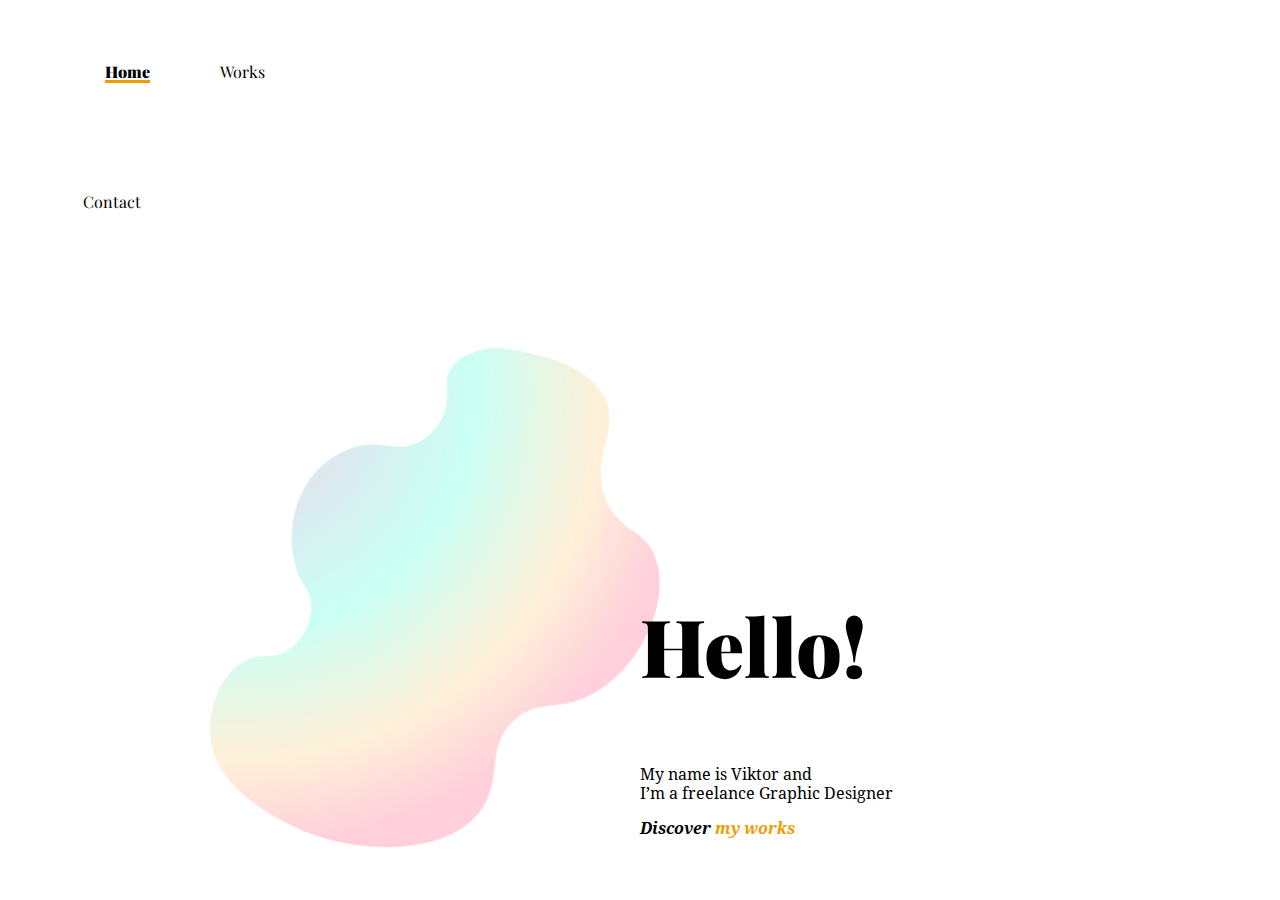
<file: index.html>
<!DOCTYPE html>
<!--[if lt IE 7 ]><html class="ie ie6" lang="en"> <![endif]-->
<!--[if IE 7 ]><html class="ie ie7" lang="en"> <![endif]-->
<!--[if IE 8 ]><html class="ie ie8" lang="en"> <![endif]-->
<!--[if (gte IE 9)|!(IE)]><!--><html lang="ru"> <!--<![endif]-->

<head>

	<meta charset="utf-8">

	<title>Mr.V</title>
	<meta name="description" content="">

	<link rel="shortcut icon" href="img/favicon/favicon.ico" type="image/x-icon">
	<link rel="apple-touch-icon" href="img/favicon/apple-touch-icon.png">
	<link rel="apple-touch-icon" sizes="72x72" href="img/favicon/apple-touch-icon-72x72.png">
	<link rel="apple-touch-icon" sizes="114x114" href="img/favicon/apple-touch-icon-114x114.png">

	<meta http-equiv="X-UA-Compatible" content="IE=edge">
	<meta name="viewport" content="width=device-width, initial-scale=1, maximum-scale=1">

	<link rel="stylesheet" href="https://maxcdn.bootstrapcdn.com/bootstrap/4.0.0-beta.2/css/bootstrap.min.css" integrity="sha384-PsH8R72JQ3SOdhVi3uxftmaW6Vc51MKb0q5P2rRUpPvrszuE4W1povHYgTpBfshb" crossorigin="anonymous">
	<link rel="stylesheet" href="libs/animate/animate.css">
	
	<link rel="stylesheet" href="css/fonts.css">
	<link rel="stylesheet" href="css/main.css">
	<link rel="stylesheet" href="css/media.css">

	<script src="libs/modernizr/modernizr.js"></script>

</head>

<body>

	<!-- Здесь пишем код -->
	<header>
		<div class="row justify-content-between">
		<div class="col-md-auto">
			<ul class="menu-left">
				<li><a href="#">Home</a></li>
				<li><a href="works.html">Works</a></li>
			</ul>
			</div>
		<div class="col-md-auto">
			<ul class="menu-right">
				<li><a href="#">Contact</a></li>
			</ul>
		</div>
		</div>
	</header>



<div class="main">
	<div class="greeting">
	<img class="greeting-img" src="img/gradient.png" width="450" height="500" alt="sraka">
		<div class="greeting-text">
			<p class="bold">Hello!</p>
			<p class="text">My name is Viktor and <br>
		 I’m a freelance Graphic Designer</p>
			<p class="black">Discover <a href="works.html" class="yellow">my works</a></p>
	</div>

</div class="main">

	<!--[if lt IE 9]>
	<script src="libs/html5shiv/es5-shim.min.js"></script>
	<script src="libs/html5shiv/html5shiv.min.js"></script>
	<script src="libs/html5shiv/html5shiv-printshiv.min.js"></script>
	<script src="libs/respond/respond.min.js"></script>
	<![endif]-->

	<script src="libs/jquery/jquery-1.11.2.min.js"></script>
	<script src="libs/waypoints/waypoints.min.js"></script>
	<script src="libs/animate/animate-css.js"></script>
	<script src="libs/plugins-scroll/plugins-scroll.js"></script>
	
	<script src="js/common.js"></script>
	
</body>
</html>
</file>
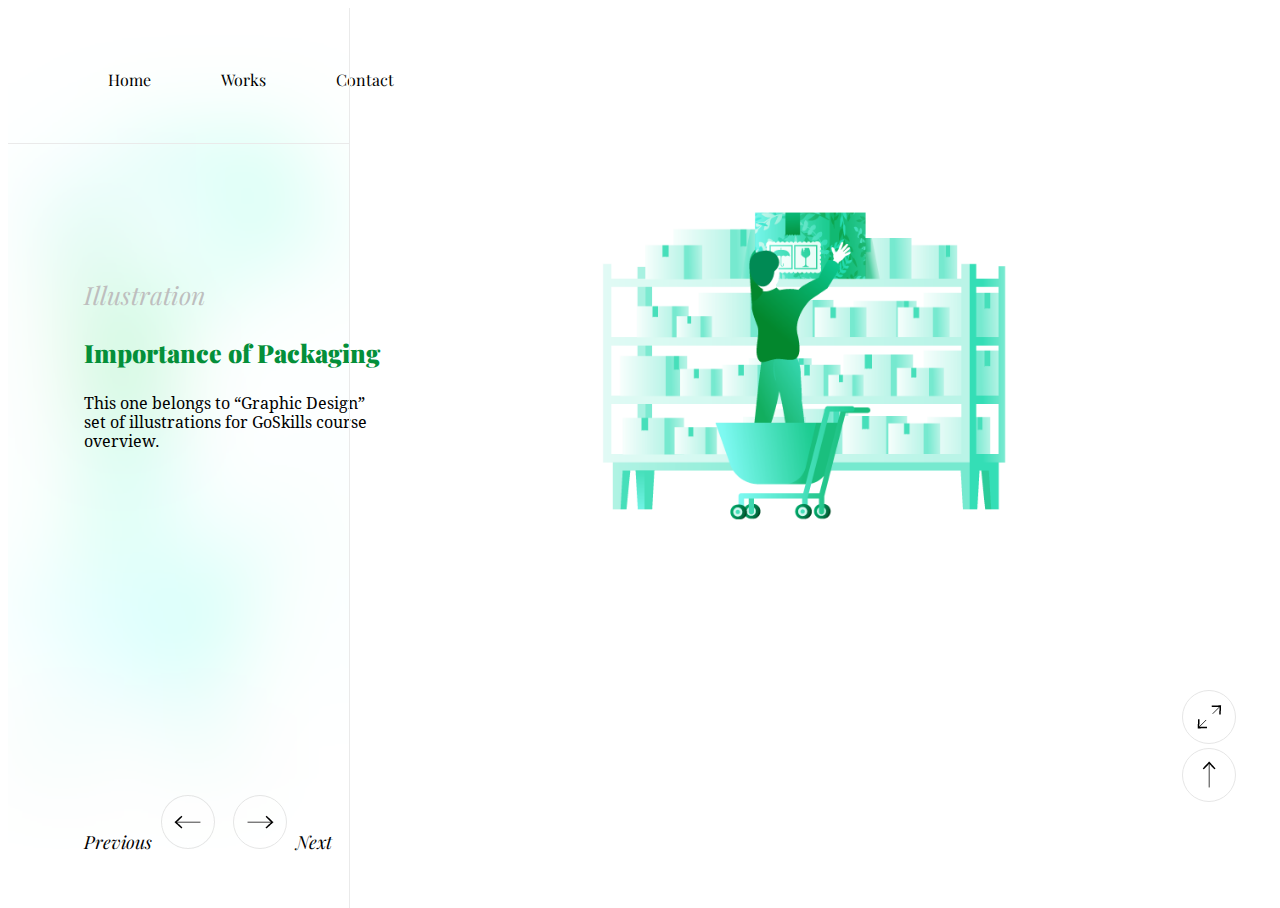
<file: importance-of-packaging.html>
<!DOCTYPE html>
<!--[if lt IE 7 ]><html class="ie ie6" lang="en"> <![endif]-->
<!--[if IE 7 ]><html class="ie ie7" lang="en"> <![endif]-->
<!--[if IE 8 ]><html class="ie ie8" lang="en"> <![endif]-->
<!--[if (gte IE 9)|!(IE)]><!--><html lang="ru"> <!--<![endif]-->

<head>

	<meta charset="utf-8">

	<title>Mr.V</title>
	<meta name="description" content="">

	<link rel="shortcut icon" href="img/favicon/favicon.ico" type="image/x-icon">
	<link rel="apple-touch-icon" href="img/favicon/apple-touch-icon.png">
	<link rel="apple-touch-icon" sizes="72x72" href="img/favicon/apple-touch-icon-72x72.png">
	<link rel="apple-touch-icon" sizes="114x114" href="img/favicon/apple-touch-icon-114x114.png">

	<meta http-equiv="X-UA-Compatible" content="IE=edge">
	<meta name="viewport" content="width=device-width, initial-scale=1, maximum-scale=1">

	<link rel="stylesheet" href="https://maxcdn.bootstrapcdn.com/bootstrap/4.0.0-beta.2/css/bootstrap.min.css" integrity="sha384-PsH8R72JQ3SOdhVi3uxftmaW6Vc51MKb0q5P2rRUpPvrszuE4W1povHYgTpBfshb" crossorigin="anonymous">
	<link rel="stylesheet" href="libs/animate/animate.css">
	
	<link rel="stylesheet" href="css/fonts.css">
	<link rel="stylesheet" href="css/main.css">
	<link rel="stylesheet" href="css/media.css">

	<script src="libs/modernizr/modernizr.js"></script>

</head>

<body>
	<aside>
		
		<div class="border-left"></div>
		<div class="bg importance">
		</div>
		<header>
			<ul class="menu-left-description">
				<li><a href="index.html">Home</a></li>
				<li><a href="works.html">Works</a></li>
				<li><a href="#">Contact</a></li>
			</ul>

			</header>
			<div class="border-bottom"></div>

		<div class="description">

			<p class="type">Illustration</p>
			<p class="title importance-t">Importance of Packaging</p>
			<p class="details">This one belongs to “Graphic Design” set of illustrations for GoSkills course overview.
			</p>
			

			<div class="navigate">
				<span>Previous</span><a class="btn-left" href="social-media-mobile-and-travel.html"><img src="img/left.png"></a><a class="btn-right" href="minecraft.html"><img src="img/right.png"></a><span>Next</span>
			</div>
		</div>
	</aside>

	<div class="main-img">
		<div class="img-illustration"><img src="img/importance-of-packaging.png"></div>
	</div>
	<div class="btn-img">
		<div class="btn up"><img src="img/full.png"></div>
		<div class="btn full"><img src="img/up.png"></div>
	</div>

	

	<!--[if lt IE 9]>
	<script src="libs/html5shiv/es5-shim.min.js"></script>
	<script src="libs/html5shiv/html5shiv.min.js"></script>
	<script src="libs/html5shiv/html5shiv-printshiv.min.js"></script>
	<script src="libs/respond/respond.min.js"></script>
	<![endif]-->

	<script src="libs/jquery/jquery-1.11.2.min.js"></script>
	<script src="libs/waypoints/waypoints.min.js"></script>
	<script src="libs/animate/animate-css.js"></script>
	<script src="libs/plugins-scroll/plugins-scroll.js"></script>
	
	<script src="js/common.js"></script>
	
</body>
</html>
</file>
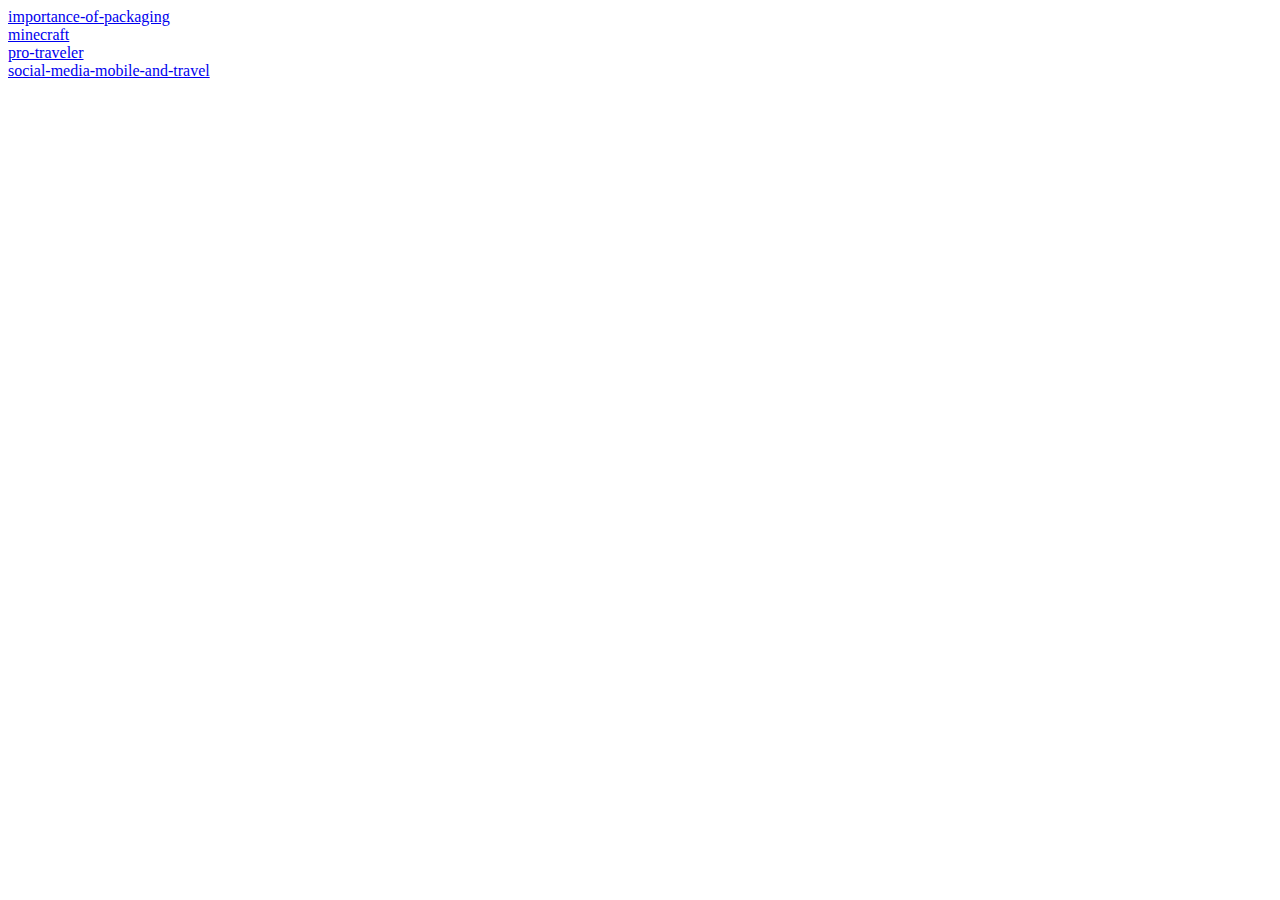
<file: works.html>
<!DOCTYPE html>
<!--[if lt IE 7 ]><html class="ie ie6" lang="en"> <![endif]-->
<!--[if IE 7 ]><html class="ie ie7" lang="en"> <![endif]-->
<!--[if IE 8 ]><html class="ie ie8" lang="en"> <![endif]-->
<!--[if (gte IE 9)|!(IE)]><!--><html lang="ru"> <!--<![endif]-->

<head>

	<meta charset="utf-8">

	<title>Mr.V</title>
	<meta name="description" content="">

	<link rel="shortcut icon" href="img/favicon/favicon.ico" type="image/x-icon">
	<link rel="apple-touch-icon" href="img/favicon/apple-touch-icon.png">
	<link rel="apple-touch-icon" sizes="72x72" href="img/favicon/apple-touch-icon-72x72.png">
	<link rel="apple-touch-icon" sizes="114x114" href="img/favicon/apple-touch-icon-114x114.png">

	<meta http-equiv="X-UA-Compatible" content="IE=edge">
	<meta name="viewport" content="width=device-width, initial-scale=1, maximum-scale=1">

	<link rel="stylesheet" href="https://maxcdn.bootstrapcdn.com/bootstrap/4.0.0-beta.2/css/bootstrap.min.css" integrity="sha384-PsH8R72JQ3SOdhVi3uxftmaW6Vc51MKb0q5P2rRUpPvrszuE4W1povHYgTpBfshb" crossorigin="anonymous">
	<link rel="stylesheet" href="libs/animate/animate.css">
	
	<link rel="stylesheet" href="css/fonts.css">
	<link rel="stylesheet" href="css/main.css">
	<link rel="stylesheet" href="css/media.css">

	<script src="libs/modernizr/modernizr.js"></script>

</head>

<body>

	<!-- Здесь пишем код -->
	<div class="links">
	<a href="importance-of-packaging.html">importance-of-packaging</a>
	<br>
	<a href="minecraft.html">minecraft</a>
	<br>
	<a href="pro-traveler.html">pro-traveler</a>
	<br>
	<a href="social-media-mobile-and-travel.html">social-media-mobile-and-travel</a>
</div>
	

	<!--[if lt IE 9]>
	<script src="libs/html5shiv/es5-shim.min.js"></script>
	<script src="libs/html5shiv/html5shiv.min.js"></script>
	<script src="libs/html5shiv/html5shiv-printshiv.min.js"></script>
	<script src="libs/respond/respond.min.js"></script>
	<![endif]-->

	<script src="libs/jquery/jquery-1.11.2.min.js"></script>
	<script src="libs/waypoints/waypoints.min.js"></script>
	<script src="libs/animate/animate-css.js"></script>
	<script src="libs/plugins-scroll/plugins-scroll.js"></script>
	
	<script src="js/common.js"></script>
	
</body>
</html>
</file>
<file: css/fonts.css>
@import url('https://fonts.googleapis.com/css?family=Playfair+Display:400,400i,700,900');

@font-face {
	font-family: 'DroidSerif-BoldItalic';
	src: url(../fonts/DroidSerif-BoldItalic.ttf) format("truetype");
}
@font-face {
	font-family: 'DroidSerif-Regular';
	src: url(../fonts/DroidSerif-Regular.ttf) format("truetype");
}

@font-face {
	font-family: 'DroidSerif-Italic';
	src: url(../fonts/DroidSerif-Italic.ttf) format("truetype");
}
</file>
<file: css/main.css>
header .row {
  margin: 0;
}
header .menu-left {
  padding: 0px;
  margin-left: 62px;
  display: flex;
}
header .menu-left li:first-child a {
  font-weight: 900;
}
header .menu-left li:first-child a::after {
  background-color: #EF9C00;
  transform: translateY(-2px) scale(1);
}
header .menu-left-description {
  display: flex;
  position: absolute;
  left: 2%;
}
header .menu-right {
  display: flex;
  margin-right: 59px;
}
header li {
  margin: 5vh 35px;
  list-style: none;
  color: #000;
}
header li a {
  text-decoration: none !important;
  color: #000 !important;
  transition: all 0.1s;
  font-family: 'Playfair Display', serif;
  font-weight: 400;
  font-size: 16px;
}
header li a::after {
  content: '';
  display: block;
  width: 100%;
  height: 3px;
  background-color: #BEBEBE;
  transition: all 0.3s;
  transform: translateY(-2px) scale(0);
}
header li a:hover::after {
  transform: translateY(-2px) scale(1);
}
.main .greeting {
  width: 1000px;
  margin: auto;
  position: relative;
}
.main .greeting-img {
  margin-left: 7%;
}
.main .greeting-text {
  width: 50%;
  position: absolute;
  top: 35%;
  left: 50%;
}
.main .greeting-text .bold {
  line-height: 1.0;
  font-family: 'Playfair Display', serif;
  font-weight: 900;
  font-size: 80px;
}
.main .greeting-text .text {
  font-family: DroidSerif-Regular, serif;
  font-size: 16px;
}
.main .greeting-text .black {
  font-family: 'DroidSerif-BoldItalic';
}
.main .greeting-text .yellow {
  text-decoration: none !important;
  color: #EF9C00;
  transition: all 0.3s;
}
.main .greeting-text .yellow:hover {
  color: rgba(26, 255, 209, 0.2);
}
/*PREVIEV IMAGE*/
/*DESCRIPTION*/
aside {
  position: relative;
}
aside .description {
  height: 70vh;
  position: absolute;
  z-index: 2;
  width: 300px;
  top: 10vh;
  left: 6%;
}
aside .description .type {
  margin-top: 20vh;
  font-family: 'Playfair Display', serif;
  font-style: italic;
  color: #BEBEBE;
  font-size: 25px;
}
aside .description .title {
  font-family: 'Playfair Display', serif;
  font-weight: 900;
  font-size: 25px;
}
aside .description .minecraft-title {
  color: #EF0808;
}
aside .description .importance-t {
  color: #048F3A;
}
aside .description .social-t {
  color: #FF7813;
}
aside .description .pro-traveler-t {
  color: #9E2A2F;
}
aside .description .details {
  font-family: DroidSerif-Regular, serif;
  font-size: 16px;
}
aside .description .feedback {
  width: 100%;
  font-family: 'DroidSerif-Italic';
  font-size: 18px;
  background-image: url(../img/Path.png);
  background-size: 60%;
  background-position: 100% 100%;
  background-repeat: no-repeat;
  overflow: visible;
}
aside .description .cite {
  font-family: 'Playfair Display', serif;
  font-weight: 900;
  font-size: 20px;
  float: right;
}
aside .description .navigate {
  position: absolute;
  bottom: -20%;
}
aside .description .navigate span {
  font-family: 'Playfair Display', serif;
  font-style: italic;
  font-size: 18px;
}
aside .description .navigate a {
  margin: 0 9px;
}
/*IMAGE*/
.border-left {
  z-index: 100;
  position: absolute;
  background: #EAEAEA;
  left: 27%;
  height: 100vh;
  width: 1px;
}
.border-bottom {
  position: absolute;
  background: #EAEAEA;
  top: 135px;
  height: 1px;
  width: 27%;
}
.bg {
  position: absolute;
  top: 0;
  /*filter: blur(50px);*/
  height: 100vh;
  width: 27%;
  background-size: cover;
  background-position: center;
}
.minecraft {
  background-image: url(..//img/minecraftBlur.png);
}
.importance {
  background-image: url(..//img/importance-of-packagingBlur.png);
}
.social {
  background-image: url(..//img/SocialMediaMobileandTravelbg.png);
}
.pro-traveler {
  background-image: url(..//img/pro-travelerBlur.png);
}
.img-illustration {
  width: 100%;
  margin: auto;
  margin-top: 50%;
}
.gradient {
  position: absolute;
  height: 20vh;
  width: 45%;
  float: right;
  background: linear-gradient(to top, rgba(255, 255, 255, 0), #ffffff);
  transition: all 0.6s;
}
.gradient:hover {
  opacity: 0.0;
}
.bottom {
  top: 80%;
  background: linear-gradient(to bottom, rgba(255, 255, 255, 0), #ffffff);
}
.main-img {
  margin: 0 21%;
  height: 100vh;
  width: 32%;
  float: right;
  overflow: auto;
}
.main-img::-webkit-scrollbar {
  width: 0;
}
.main-img img {
  width: 100%;
  overflow: auto;
}
.btn-img {
  height: 120px;
  width: 60px;
  position: absolute;
  bottom: 10%;
  right: 3%;
}
</file>
<file: css/media.css>
/*==========  Desktop First Method  ==========*/
/* Large Devices, Wide Screens */
/* Medium Devices, Desktops */
/* Small Devices, Tablets */
@media only screen and (max-width: 768px) {
  /*Disable Animation on Mobile Devices*/
  .animated {
    /*CSS transitions*/
    -o-transition-property: none !important;
    -moz-transition-property: none !important;
    -ms-transition-property: none !important;
    -webkit-transition-property: none !important;
    transition-property: none !important;
    /*CSS transforms*/
    -o-transform: none !important;
    -moz-transform: none !important;
    -ms-transform: none !important;
    -webkit-transform: none !important;
    transform: none !important;
    /*CSS animations*/
    -webkit-animation: none !important;
    -moz-animation: none !important;
    -o-animation: none !important;
    -ms-animation: none !important;
    animation: none !important;
  }
}
/* Extra Small Devices, Phones */
/* Custom, iPhone Retina */
/*==========  Mobile First Method  ==========*/
/* Custom, iPhone Retina */
/* Extra Small Devices, Phones */
/* Small Devices, Tablets */
/* Medium Devices, Desktops */
/* Large Devices, Wide Screens */
@media only screen and (min-width: 1200px) {
  .main {
    margin-top: 7%;
  }
}
@media only screen and (min-width: 1960px) {
  .main {
    margin-top: 15%;
  }
}
</file>
